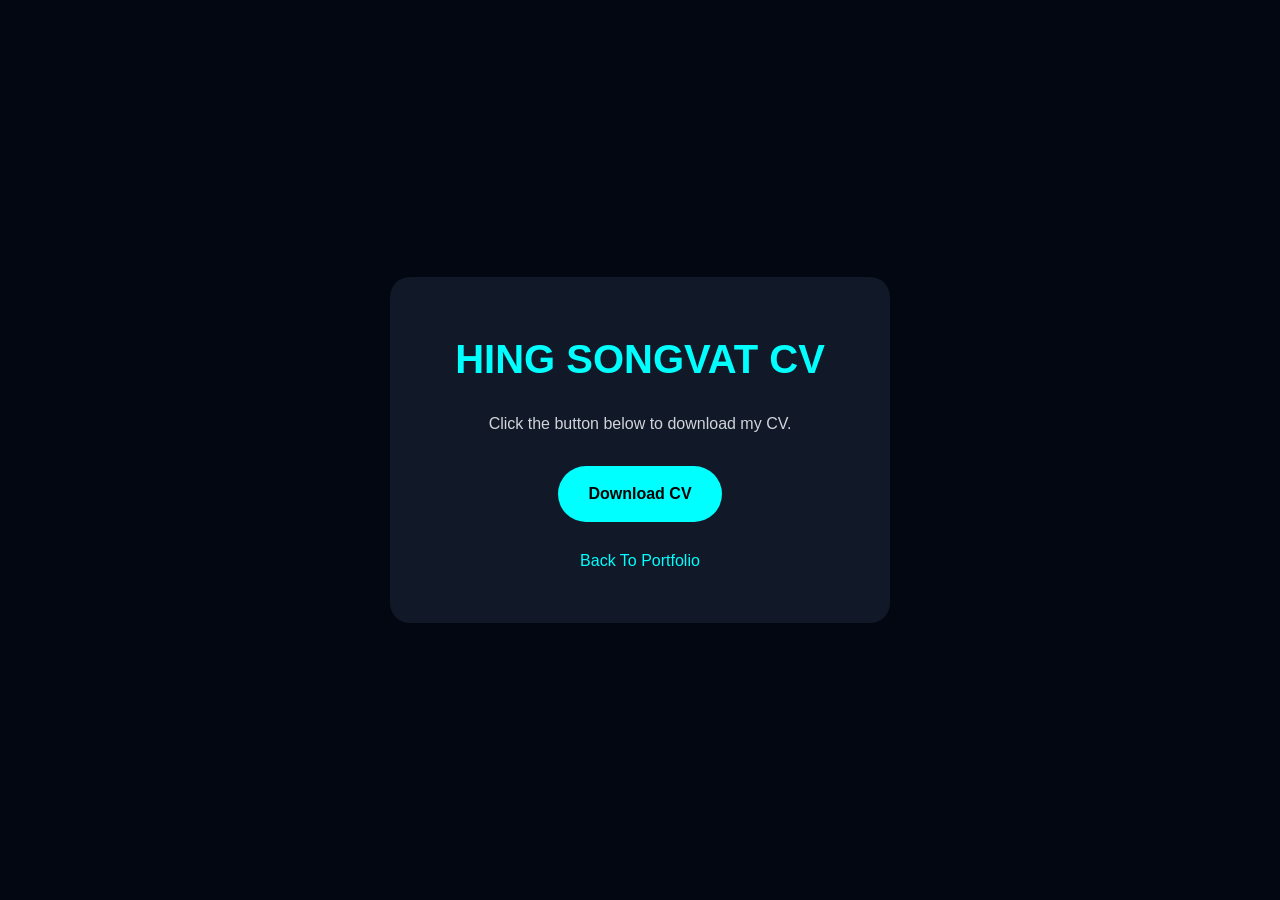
<file: cv.html>
<!DOCTYPE html>
<html lang="en">
<head>
  <meta charset="UTF-8">
  <meta name="viewport" content="width=device-width, initial-scale=1.0">

  <title>Download CV</title>

  <link rel="stylesheet" href="style.css">
</head>

<body>

  <section class="cv-page">

    <div class="cv-container">

      <h1>HING SONGVAT CV</h1>

      <p>
        Click the button below to download my CV.
      </p>

      <a
        href="pdf/hing_Songvat_CV.pdf"
        download
        class="download-btn"
      >
        Download CV
      </a>

      <br><br>

      <a href="index.html" class="back-btn">
        Back To Portfolio
      </a>

    </div>

  </section>

</body>
</html>
</file>
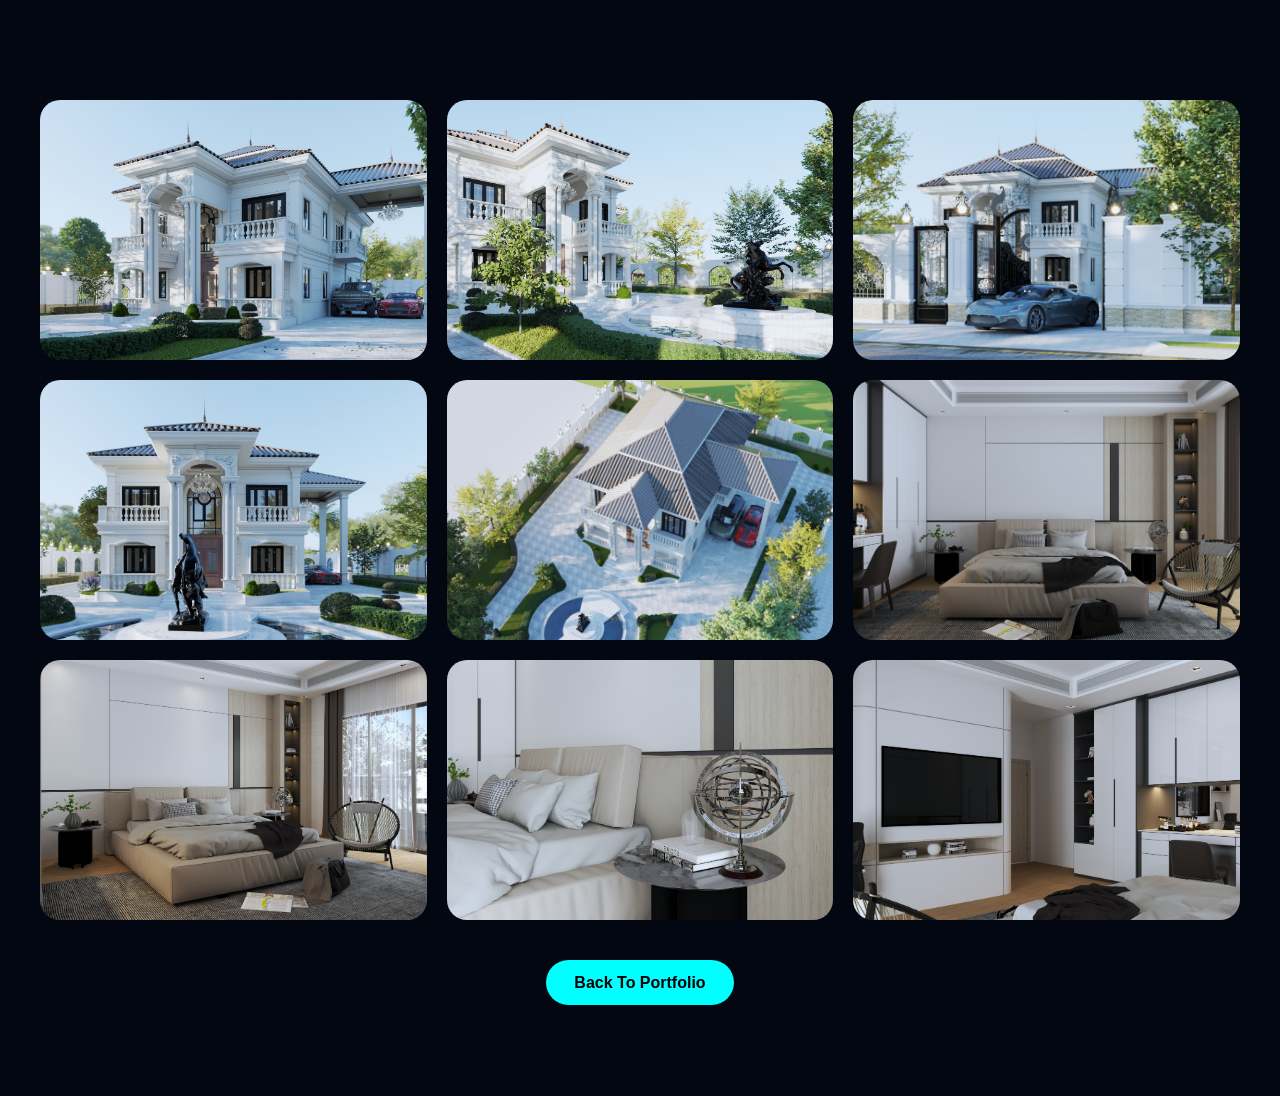
<file: image-rander.html>
<!DOCTYPE html>
<html lang="en">
  <head>
    <meta charset="UTF-8" />
    <meta name="viewport" content="width=device-width, initial-scale=1.0" />

    <title>Real Projects</title>

    <link rel="stylesheet" href="style.css" />
  </head>

  <body>
    <section class="section">
      <!-- IMAGE GALLERY -->
      <div class="image-gallery">
        <img src="image/view_1.jpg" alt="" />
        <img src="/image-rander/view_2.jpg" alt="">
        <img src="/image-rander/view_3.jpg" alt="">
        <img src="/image-rander/view_4.jpg" alt="">
        <img src="/image-rander/view_5.jpg" alt="">

        <img src="/image-rander/view1.jpg" alt="">
         <img src="/image-rander/view2.jpg" alt="">
          <img src="/image-rander/view6.jpg" alt="">
           <img src="/image-rander/view4.jpg" alt="">
      </div>

      <!-- Back Button -->
      <div class="back-home">
        <a href="index.html"> Back To Portfolio </a>
      </div>
    </section>
  </body>
</html>
</file>
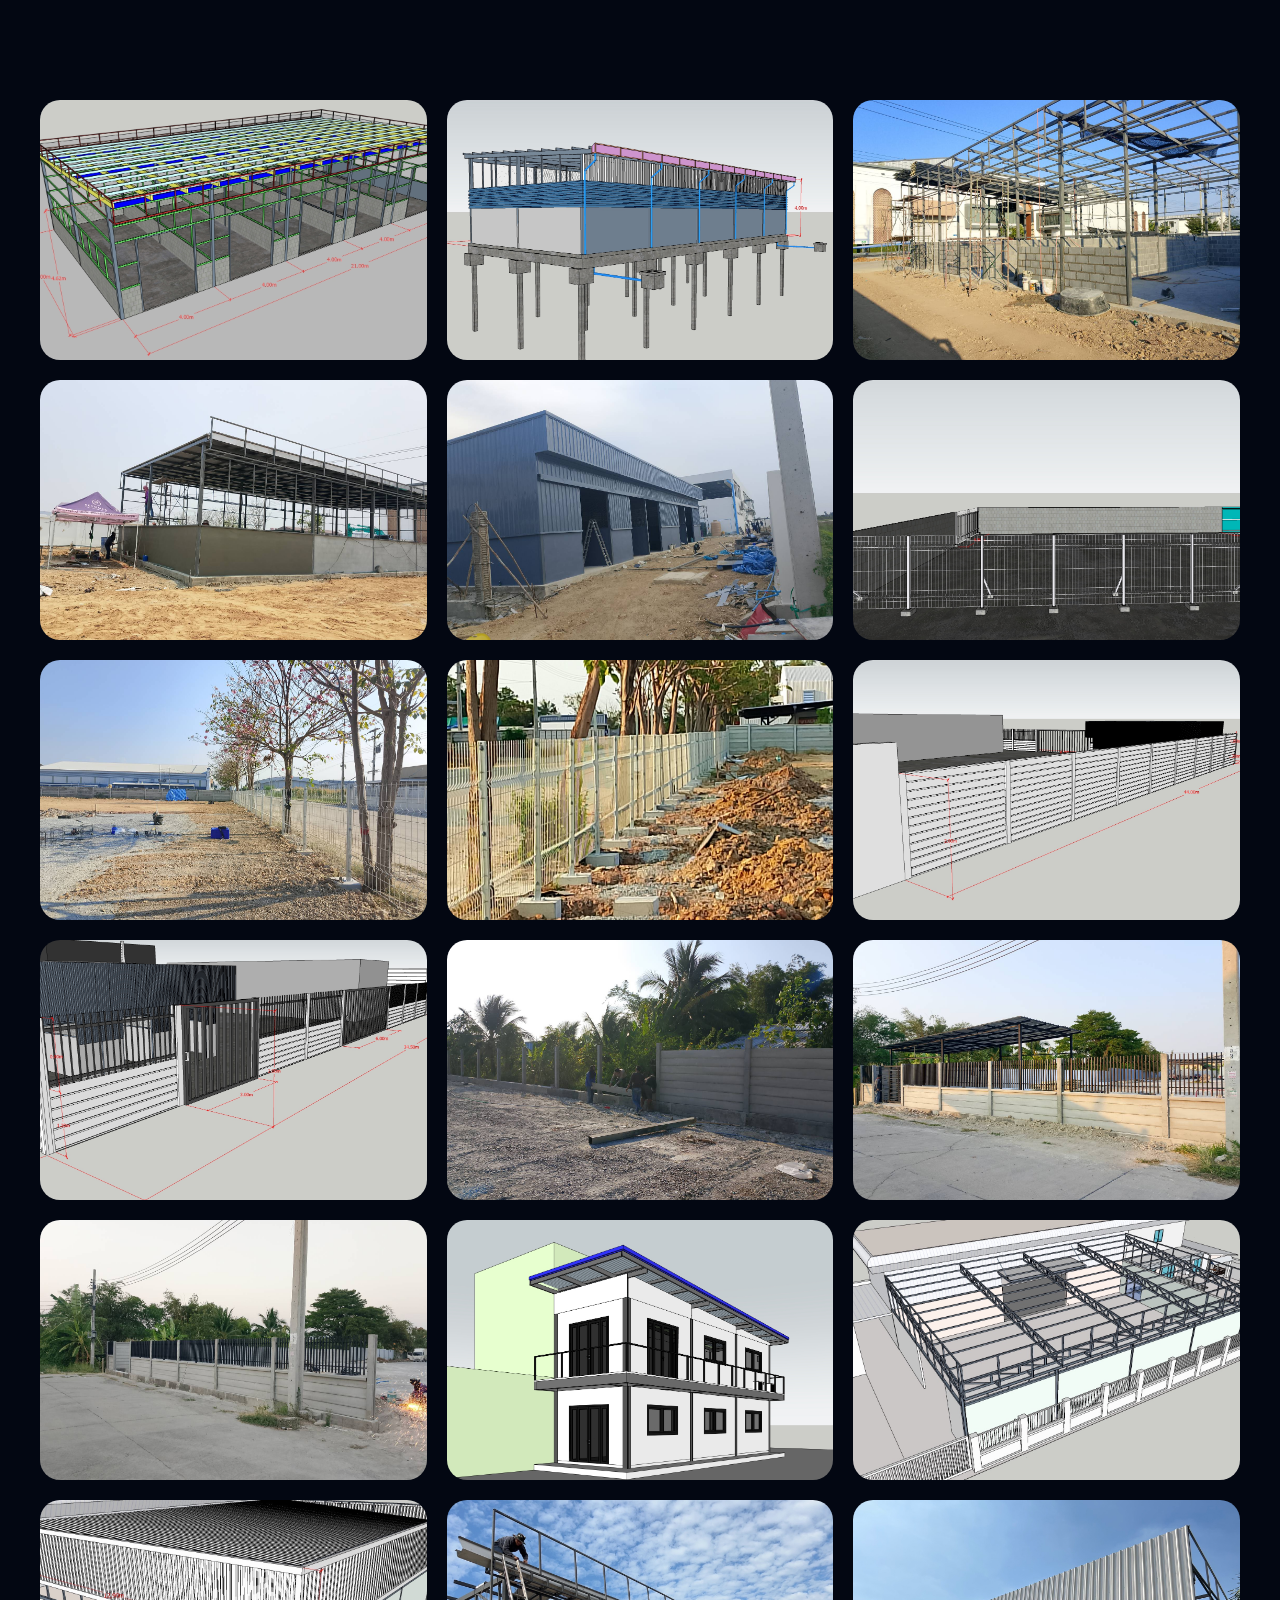
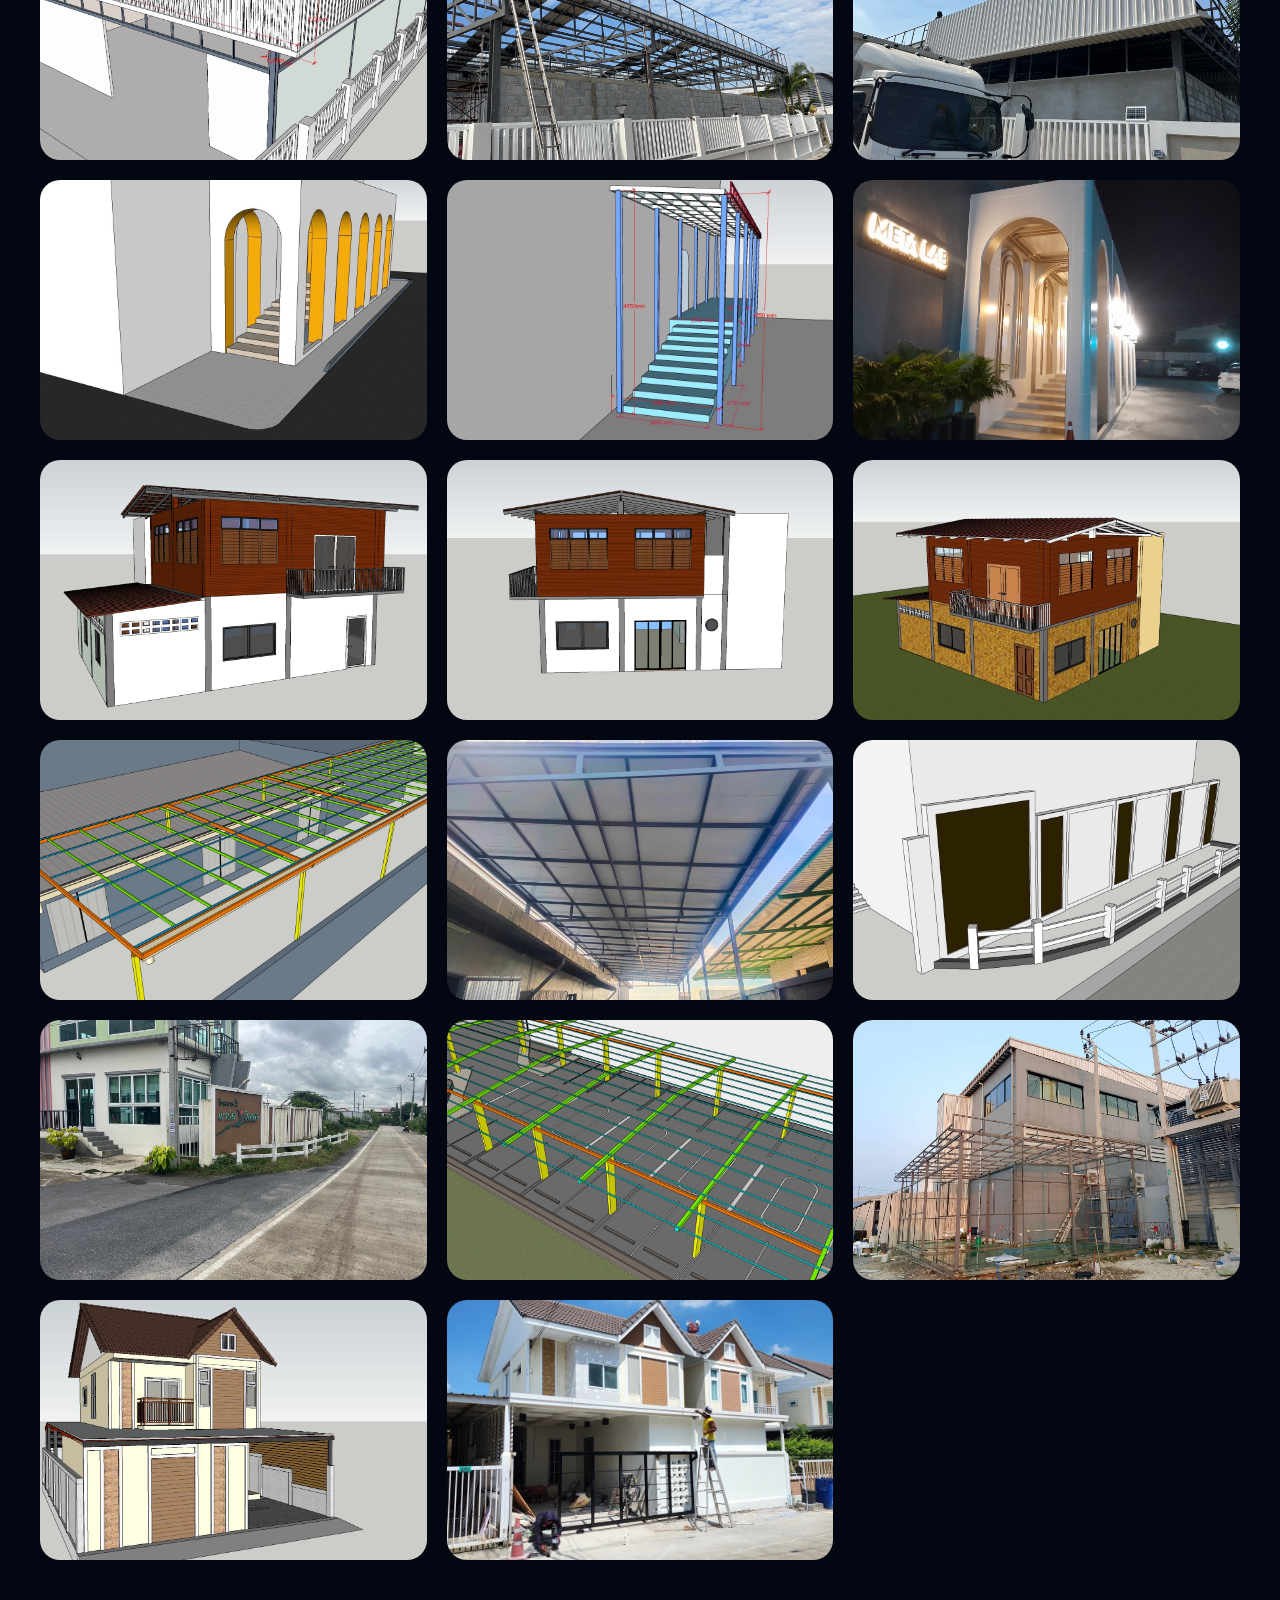
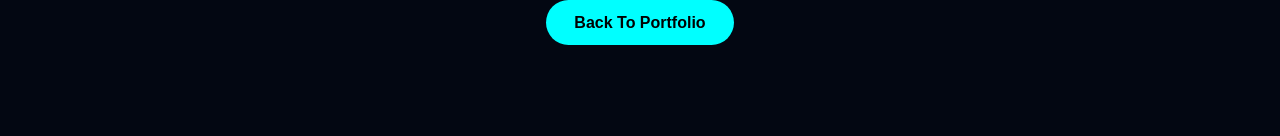
<file: real-projects.html>
<!DOCTYPE html>
<html lang="en">
  <head>
    <meta charset="UTF-8" />
    <meta name="viewport" content="width=device-width, initial-scale=1.0" />

    <title>Real Projects</title>

    <link rel="stylesheet" href="style.css" />
  </head>

  <body>
    <section class="section">
      <!-- IMAGE GALLERY -->
      <div class="image-gallery">
        <img src="image/g2.jpg" alt="" />
        <img src="image/g1.jpg" alt="" />
        <img src="image/g4.jpg" alt="" />
        <img src="image/g6.jpg" alt="" />
        <img src="image/g3.jpg" alt="" />
        <img src="image/x1.jpg" alt="" />
        <img src="image/x2.jpg" alt="" />
        <img src="image/x3.jpg" alt="" />
        <img src="image/re1.jpg" alt="" />
        <img src="image/re2.jpg" alt="" />
        <img src="image/re3.jpg" alt="" />
        <img src="image/re4.jpg" alt="" />
        <img src="image/re5.jpg" alt="" />
        <img src="image/sujitora_house3.jpg" alt="" />

        <img src="image/1.jpg" alt="" />
        <img src="image/2.jpg" alt="" />
        <img src="image/3.jpg" alt="" />
        <img src="image/9.jpg" alt="" />

        <img src="image/8.jpg" alt="" />
        <img src="image/13.jpg" alt="" />
        <img src="image/11.jpg" alt="" />

        <img src="image/jo01.jpg" alt="" />
        <img src="image/jo02.jpg" alt="" />
        <img src="image/15.jpg" alt="" />

        <img src="image/6.jpg" alt="" />
        <img src="image/12.jpg" alt="" />

        <img src="image/5.jpg" alt="" />
        <img src="image/4.jpg" alt="" />
        <img src="image/PARKING2.jpg" alt="" />
        <img src="image/44.jpg" alt="" />
        <img src="image/hh.jpg" alt="" />
        <img src="image/hh2.jpg" alt="">
      </div>

      <!-- Back Button -->
      <div class="back-home">
        <a href="index.html"> Back To Portfolio </a>
      </div>
    </section>
  </body>
</html>
</file>
<file: style.css>
* {
  margin: 0;
  padding: 0;
  box-sizing: border-box;
}

body {
  background: #030712;
  color: white;
  font-family: Arial, sans-serif;
  line-height: 1.6;
}

/* Navbar */
header {
  position: fixed;
  width: 100%;
  top: 0;
  background: rgba(0, 0, 0, 0.7);
  backdrop-filter: blur(10px);
  z-index: 1000;
}

.navbar {
  max-width: 1200px;
  margin: auto;
  padding: 20px;
  display: flex;
  justify-content: space-between;
  align-items: center;
}

/* ========================= */
/* MOBILE NAVBAR */
/* ========================= */

/* Hamburger */
.menu-toggle {
  display: none;
  font-size: 32px;
  cursor: pointer;
  color: white;
}

/* ========================= */
/* MOBILE NAVBAR */
/* ========================= */

.menu-toggle {
  display: none;
  font-size: 35px;
  color: white;
  cursor: pointer;
}

.logo {
  color: cyan;
}

.nav-links {
  display: flex;
  gap: 25px;
  list-style: none;
}

.nav-links a {
  text-decoration: none;
  color: white;
  transition: 0.3s;
}

.nav-links a:hover {
  color: cyan;
}

/* Hero */
.hero {
  min-height: 100vh;
  display: flex;
  justify-content: center;
  align-items: center;
  text-align: center;
  padding: 120px 20px 50px;
}

.hero-content {
  max-width: 700px;
}

.profile-img {
  width: 270px;
  height: 270px;
  border-radius: 50%;
  object-fit: cover;
  border: 4px solid blanchedalmond;
  margin-bottom: 25px;
}

.hero h1 {
  font-size: 60px;
  margin-bottom: 15px;
}

.hero h3 {
  color: #9ca3af;
  margin-bottom: 20px;
  font-family: Cambria, Cochin, Georgia, Times, "Times New Roman", serif;
}
.hero h4 {
  font-size: 20px;
  font-weight: 400;
  font-family: monospace;
}
.hero p {
  color: #d1d5db;
  margin-bottom: 30px;
  font-family: Georgia, "Times New Roman", Times, serif;
}
/* Hero typing */
.typing {
  overflow: hidden;
  white-space: nowrap;
  border-right: 2px solid cyan;
  width: 0;
  animation: typing 2s steps(20, end) forwards, blink 0.8s step-end 3,
    hideCursor 0s forwards;
  animation-delay: 0s, 0s, 2s;
}

/* Welcome typing */
.typing-welcome {
  overflow: hidden;
  white-space: nowrap;
  border-right: 2px solid cyan;
  width: 0;
  opacity: 0;
  animation: showText 0s forwards, typing 2s steps(30, end) forwards,
    blink 0.8s step-end 3, hideCursor 0s forwards;
  animation-delay: 4s, 4s, 4s, 6s;
}

/* typing */
@keyframes typing {
  from {
    width: 0;
  }
  to {
    width: 100%;
  }
}

/* cursor blink */
@keyframes blink {
  50% {
    border-color: transparent;
  }
}

/* hide cursor */
@keyframes hideCursor {
  to {
    border-right: none;
  }
}

/* fade */
.fade-name {
  opacity: 0;
  transform: translateY(20px);
  animation: fadeUp 1s ease forwards;
  animation-delay: 2.2s;
}

.fade-title {
  opacity: 0;
  transform: translateY(20px);
  animation: fadeUp 1s ease forwards;
  animation-delay: 3s;
}

@keyframes fadeUp {
  from {
    opacity: 0;
    transform: translateY(20px);
  }
  to {
    opacity: 1;
    transform: translateY(0);
  }
}

@keyframes showText {
  to {
    opacity: 1;
  }
}
/* Buttons */
.hero-btns {
  display: flex;
  justify-content: center;
  gap: 15px;
  flex-wrap: wrap;
}

.btn,
.btn-outline {
  padding: 12px 25px;
  border-radius: 30px;
  text-decoration: none;
  transition: 0.3s;
}

.btn {
  background: cyan;
  color: black;
}

.btn:hover {
  background: #00bcd4;
}

.btn-outline {
  border: 2px solid cyan;
  color: cyan;
}

.btn-outline:hover {
  background: cyan;
  color: black;
}

/* Sections */
.section {
  padding: 100px 20px;
}

.dark {
  background: #111827;
}

.section-title {
  text-align: center;
  font-size: 40px;
  margin-bottom: 50px;
  color: cyan;
}

/* About */
.about-content {
  max-width: 800px;
  margin: auto;
  text-align: center;
  color: #d1d5db;
}

/* ========================= */
/* ABOUT SECTION */
/* ========================= */

.about-section {
  max-width: 900px;
  margin: auto;
  padding: 80px 20px;
}
.about-content p {
  text-align: justify;
}
/* TABS */
.tabs {
  display: flex;
  gap: 50px;
  margin-bottom: 50px;
  flex-wrap: wrap;
}

.tab-btn {
  background: transparent;
  border: none;
  color: white;
  font-size: 38px;
  font-weight: bold;
  cursor: pointer;
  position: relative;
  transition: 0.3s;
}

/* ACTIVE LINE */
.tab-btn::after {
  content: "";
  position: absolute;
  left: 0;
  bottom: -10px;
  width: 0;
  height: 4px;
  background: cyan;
  transition: 0.3s;
}

.tab-btn:hover::after,
.tab-btn.active::after {
  width: 100%;
}

/* Skills*/

.tab-content {
  display: flex;
  gap: 20px;
  justify-content: center;
  flex-wrap: wrap;
}

.info-box {
  width: 250px;
  padding: 25px;
  background: rgba(255, 255, 255, 0.05);
  border: 1px solid rgba(0, 255, 255, 0.2);
  border-radius: 20px;
  text-align: center;
  transition: 0.3s ease;
}

.info-box:hover {
  transform: translateY(-8px);
}

.info-box h3 {
  color: cyan;
  font-size: 28px;
}

.info-box p {
  color: #ddd;
}
/* ========================= */
/* ========================= */
/* PROJECTS */
/* ========================= */

.project-category {
  max-width: 1200px;
  margin: 70px auto 30px;
  font-size: 32px;
  color: cyan;
}

.projects-grid {
  max-width: 1200px;
  margin: auto;
  display: grid;
  grid-template-columns: repeat(2, 1fr);
  gap: 30px;
}

/* CARD */
.project-card {
  background: #111827;
  border-radius: 20px;
  overflow: hidden;
  border: 1px solid #1f2937;

  margin-bottom: 20px;
  transition: 0.3s;
}

.project-card:hover {
  transform: translateY(-10px);
  border-color: cyan;
}

/* IMAGE */
.main-project-image {
  width: 100%;
  height: 260px;
  object-fit: cover;
}

/* CONTENT */
.project-content {
  padding: 20px;
}

.project-content h4 {
  font-size: 24px;
  margin-bottom: 15px;
}

.project-content p {
  color: #9ca3af;
  margin-bottom: 20px;
  line-height: 1.6;
}

/* LINKS */
.project-links {
  display: flex;
  gap: 15px;
  flex-wrap: wrap;
}

.project-links a {
  text-decoration: none;
  background: cyan;
  color: black;
  padding: 12px 22px;
  border-radius: 30px;
  font-weight: bold;
  transition: 0.3s;
}

.project-links a:hover {
  background: #00bcd4;
}

/* ========================= */

/* ========================= */
/* SKETCHUP WRAPPER */
/* ========================= */

.sketchup-wrapper {
  max-width: 1200px;
  margin: auto;
  background: #111827;
  border-radius: 20px;
  overflow: hidden;
  border: 1px solid #1f2937;
}

.sketchup-cover {
  width: 100%;
  height: 400px;
  object-fit: cover;
}

.sketchup-content {
  padding: 30px;
}

.sketchup-content h4 {
  font-size: 32px;
  margin-bottom: 15px;
}

.sketchup-content p {
  color: #9ca3af;
  margin-bottom: 25px;
}

.view-folder-btn {
  display: inline-block;
  background: cyan;
  color: black;
  padding: 14px 28px;
  border-radius: 30px;
  text-decoration: none;
  font-weight: bold;
}

.view-folder-btn:hover {
  background: #00bcd4;
}

/* ========================= */
/* IMAGE GALLERY */
/* ========================= */

.gallery-text {
  text-align: center;
  color: #9ca3af;
  margin-bottom: 40px;
}

.image-gallery {
  max-width: 1200px;
  margin: auto;
  display: grid;
  grid-template-columns: repeat(3, 1fr);
  gap: 20px;
}

.image-gallery img {
  width: 100%;
  height: 260px;
  object-fit: cover;
  border-radius: 20px;
  transition: 0.3s;
  cursor: pointer;
}

.image-gallery img:hover {
  transform: scale(1.03);
}

/* BACK BUTTON */
.back-home {
  text-align: center;
  margin-top: 50px;
}

.back-home a {
  text-decoration: none;
  background: cyan;
  color: black;
  padding: 14px 28px;
  border-radius: 30px;
  font-weight: bold;
}

/* RESPONSIVE */
@media (max-width: 768px) {
  .image-gallery {
    grid-template-columns: 1fr;
  }
}
/* ========================= */
/* RESPONSIVE */
/* ========================= */

@media (max-width: 768px) {
  .projects-grid {
    grid-template-columns: 1fr;
  }

  .project-category {
    font-size: 26px;
  }

  .main-project-image {
    height: 220px;
  }

  .scroll-gallery img {
    width: 300px;
    height: 200px;
  }
}
/* ========================= */
/* RESPONSIVE */
/* ========================= */

@media (max-width: 768px) {
  .projects-grid {
    grid-template-columns: 1fr;
  }

  .project-category {
    font-size: 26px;
  }

  .main-project-image {
    height: 220px;
  }

  .project-gallery img {
    height: 140px;
  }
}

/* RESPONSIVE */
@media (max-width: 768px) {
  .projects-grid {
    grid-template-columns: 1fr;
  }

  .project-category {
    font-size: 26px;
  }
}

/* Certificate */
.certificate-grid {
  max-width: 1200px;
  margin: auto;
  display: grid;
  grid-template-columns: repeat(3, 1fr);
  gap: 30px;
}

.certificate-card {
  background: #1f2937;
  border-radius: 20px;
  overflow: hidden;
  transition: 0.3s;
}

.certificate-card:hover {
  transform: translateY(-10px);
}

.certificate-card img {
  width: 100%;
  height: 220px;
  object-fit: cover;
}

.certificate-content {
  padding: 20px;
}

.certificate-content h3 {
  margin-bottom: 15px;
}

.certificate-content p {
  color: #9ca3af;
  margin-bottom: 20px;
}

.certificate-content a {
  display: inline-block;
  padding: 10px 20px;
  background: cyan;
  color: black;
  border-radius: 30px;
  text-decoration: none;
  font-weight: bold;
}

.certificate-content a:hover {
  background: #00bcd4;
}

/* Responsive */
@media (max-width: 768px) {
  .certificate-grid {
    grid-template-columns: 1fr;
  }
}

/* CV PAGE */
.cv-page {
  min-height: 100vh;
  display: flex;
  justify-content: center;
  align-items: center;
  background: #030712;
  padding: 20px;
}

.cv-container {
  background: #111827;
  padding: 50px;
  border-radius: 20px;
  text-align: center;
  max-width: 500px;
  width: 100%;
}

.cv-container h1 {
  font-size: 40px;
  margin-bottom: 20px;
  color: cyan;
}

.cv-container p {
  color: #d1d5db;
  margin-bottom: 30px;
}

.download-btn {
  display: inline-block;
  background: cyan;
  color: black;
  padding: 15px 30px;
  border-radius: 30px;
  text-decoration: none;
  font-weight: bold;
  transition: 0.3s;
}

.download-btn:hover {
  background: #00bcd4;
}

.back-btn {
  color: cyan;
  text-decoration: none;
}
/* Contact Section */
#contact {
  padding: 50px 20px;
  background: #0f172a;
}

.contact-content {
  max-width: 500px;
  margin: auto;
  display: flex;
  flex-direction: column;
  gap: 15px;
}

/* Links & Address */
.contact-content a,
.contact-content p {
  display: flex;
  align-items: center;
  gap: 12px;
  background: #1e293b;
  color: white;
  text-decoration: none;
  padding: 15px 18px;
  border-radius: 10px;
  font-size: 16px;
  transition: 0.3s ease;
  word-break: break-word;
}

/* Hover */
.contact-content a:hover {
  background: #2563eb;
  transform: translateX(5px);
}

/* Icons */
.contact-content img {
  width: 24px;
  height: 24px;
  flex-shrink: 0;
}

/* Address */
.contact-content p {
  line-height: 1.6;
}

/* Responsive */
@media (max-width: 600px) {
  #contact {
    padding: 40px 15px;
  }

  .contact-content a,
  .contact-content p {
    font-size: 14px;
    padding: 12px 14px;
    gap: 10px;
  }

  .contact-content img {
    width: 20px;
    height: 20px;
  }
}

/* Footer */
footer {
  text-align: center;
  padding: 30px;
  border-top: 1px solid #1f2937;
  color: #9ca3af;
}
/* MOBILE */
@media (max-width: 768px) {
  .navbar {
    position: relative;
  }

  /* Hamburger */
  .menu-toggle {
    display: block;
  }

  /* Menu */
  .nav-links {
    position: absolute;

    top: 80px;
    left: 0;

    width: 100%;

    background: #111827;

    flex-direction: column;

    align-items: center;

    padding: 20px 0;

    display: none;
  }

  /* Show Menu */
  .nav-links.active {
    display: flex;
  }

  .nav-links li {
    margin: 15px 0;
  }
  .hero h1 {
    font-size: 38px;
  }

  .section-title {
    font-size: 32px;
  }

  .skills-grid,
  .projects-grid {
    grid-template-columns: 1fr;
  }
}
</file>
